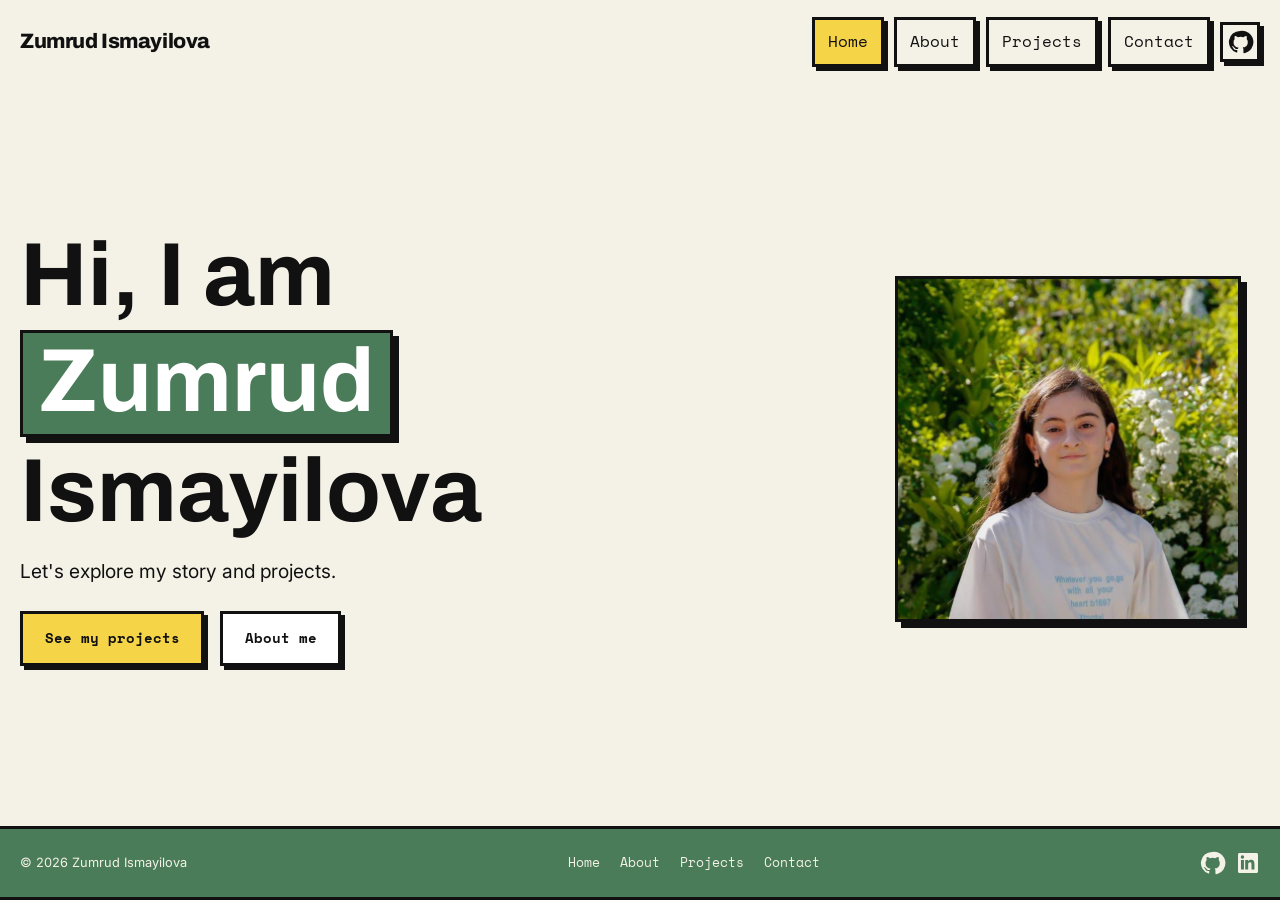
<file: index.html>
<!DOCTYPE html>
<!-- Home page: introduction, portrait, and navigation to portfolio sections. -->
<html lang="en" id="top">
  <head>
    <meta charset="UTF-8">
    <meta name="viewport" content="width=device-width, initial-scale=1">
    <meta name="description" content="Zumrud's personal portfolio.">
    <title>Zumrud Ismayilova | Portfolio</title>
    <link rel="stylesheet" href="css/base.css">
    <link rel="stylesheet" href="css/layout.css">
    <link rel="stylesheet" href="css/components.css">
    <script src="js/main.js" defer></script>
  </head>
  <body>
    <header class="site-header">
      <nav class="site-nav" aria-label="Main navigation">
        <a class="site-name" href="index.html">Zumrud Ismayilova</a>
        <button
          class="menu-toggle"
          type="button"
          aria-expanded="false"
          aria-controls="primary-navigation"
          aria-label="Open navigation menu"
        >
          <span></span>
          <span></span>
          <span></span>
        </button>
        <div class="nav-menu" id="primary-navigation">
          <ul class="nav-links">
            <li><a href="index.html" aria-current="page">Home</a></li>
            <li><a href="about.html">About</a></li>
            <li><a href="projects.html">Projects</a></li>
            <li><a href="contact.html">Contact</a></li>
          </ul>
          <a class="nav-repository" href="https://github.com/Zumrud278/Zumrud278.github.io" target="_blank" rel="noopener noreferrer" aria-label="Open the GitHub repository in a new tab">
            <svg aria-hidden="true" viewBox="0 0 24 24" focusable="false">
              <path fill="currentColor" d="M12 .9a11.1 11.1 0 0 0-3.51 21.63c.56.1.76-.24.76-.54v-2.08c-3.1.67-3.76-1.32-3.76-1.32-.5-1.29-1.24-1.63-1.24-1.63-1.01-.69.08-.68.08-.68 1.12.08 1.72 1.15 1.72 1.15 1 .1.76 2.19 3.91 1.56.1-.72.39-1.22.7-1.5-2.48-.28-5.09-1.24-5.09-5.52 0-1.22.44-2.22 1.15-3-.12-.28-.5-1.42.11-2.96 0 0 .94-.3 3.06 1.15a10.64 10.64 0 0 1 5.57 0c2.12-1.44 3.05-1.15 3.05-1.15.61 1.54.23 2.68.12 2.96.72.78 1.15 1.78 1.15 3 0 4.29-2.61 5.23-5.1 5.51.4.34.76 1.02.76 2.06v3.05c0 .3.2.65.77.54A11.1 11.1 0 0 0 12 .9Z"/>
            </svg>
          </a>
        </div>
      </nav>
    </header>
    <main id="home">
      <section class="intro" aria-labelledby="intro-title">
        <h1 class="welcome-title" id="intro-title">
          <span>Hi, I am</span>
          <span class="welcome-name">Zumrud</span>
          <span>Ismayilova</span>
        </h1>
        <p>Let's explore my story and projects.</p>
        <div class="actions">
          <a class="button home-projects-button" href="projects.html">See my projects</a>
          <a class="button home-about-button" href="about.html">About me</a>
        </div>
      </section>
      <img class="profile-photo" src="assets/images/profile.jpg" alt="Portrait of Zumrud">
    </main>
    <footer class="site-footer">
      <div class="footer-inner">
        <p class="footer-copyright">© 2026 Zumrud Ismayilova</p>
        <nav aria-label="Footer navigation">
          <ul class="footer-nav">
            <li><a href="index.html">Home</a></li>
            <li><a href="about.html">About</a></li>
            <li><a href="projects.html">Projects</a></li>
            <li><a href="contact.html">Contact</a></li>
          </ul>
        </nav>
        <div class="footer-social">
          <a class="footer-icon-link" href="https://github.com/Zumrud278" target="_blank" rel="noopener noreferrer" aria-label="Open Zumrud's GitHub profile in a new tab">
            <svg aria-hidden="true" viewBox="0 0 24 24" focusable="false">
              <path fill="currentColor" d="M12 .9a11.1 11.1 0 0 0-3.51 21.63c.56.1.76-.24.76-.54v-2.08c-3.1.67-3.76-1.32-3.76-1.32-.5-1.29-1.24-1.63-1.24-1.63-1.01-.69.08-.68.08-.68 1.12.08 1.72 1.15 1.72 1.15 1 .1.76 2.19 3.91 1.56.1-.72.39-1.22.7-1.5-2.48-.28-5.09-1.24-5.09-5.52 0-1.22.44-2.22 1.15-3-.12-.28-.5-1.42.11-2.96 0 0 .94-.3 3.06 1.15a10.64 10.64 0 0 1 5.57 0c2.12-1.44 3.05-1.15 3.05-1.15.61 1.54.23 2.68.12 2.96.72.78 1.15 1.78 1.15 3 0 4.29-2.61 5.23-5.1 5.51.4.34.76 1.02.76 2.06v3.05c0 .3.2.65.77.54A11.1 11.1 0 0 0 12 .9Z"/>
            </svg>
          </a>
          <a class="footer-icon-link" href="https://www.linkedin.com/in/zumrud-ismayilova-427bb9382/" target="_blank" rel="noopener noreferrer" aria-label="Open Zumrud's LinkedIn profile in a new tab">
            <svg aria-hidden="true" viewBox="0 0 24 24" focusable="false">
              <path fill="currentColor" d="M20.45 2H3.55C2.69 2 2 2.68 2 3.52v16.96c0 .84.69 1.52 1.55 1.52h16.9c.86 0 1.55-.68 1.55-1.52V3.52c0-.84-.69-1.52-1.55-1.52ZM7.93 18.45H4.96V9h2.97v9.45ZM6.45 7.71a1.72 1.72 0 1 1 0-3.44 1.72 1.72 0 0 1 0 3.44Zm12 10.74h-2.96v-4.6c0-1.1-.02-2.52-1.54-2.52-1.55 0-1.79 1.2-1.79 2.44v4.68H9.2V9h2.84v1.29h.04c.4-.74 1.36-1.53 2.8-1.53 3 0 3.56 1.97 3.56 4.54v5.15Z"/>
            </svg>
          </a>
        </div>
      </div>
    </footer>
  </body>
</html>
</file>
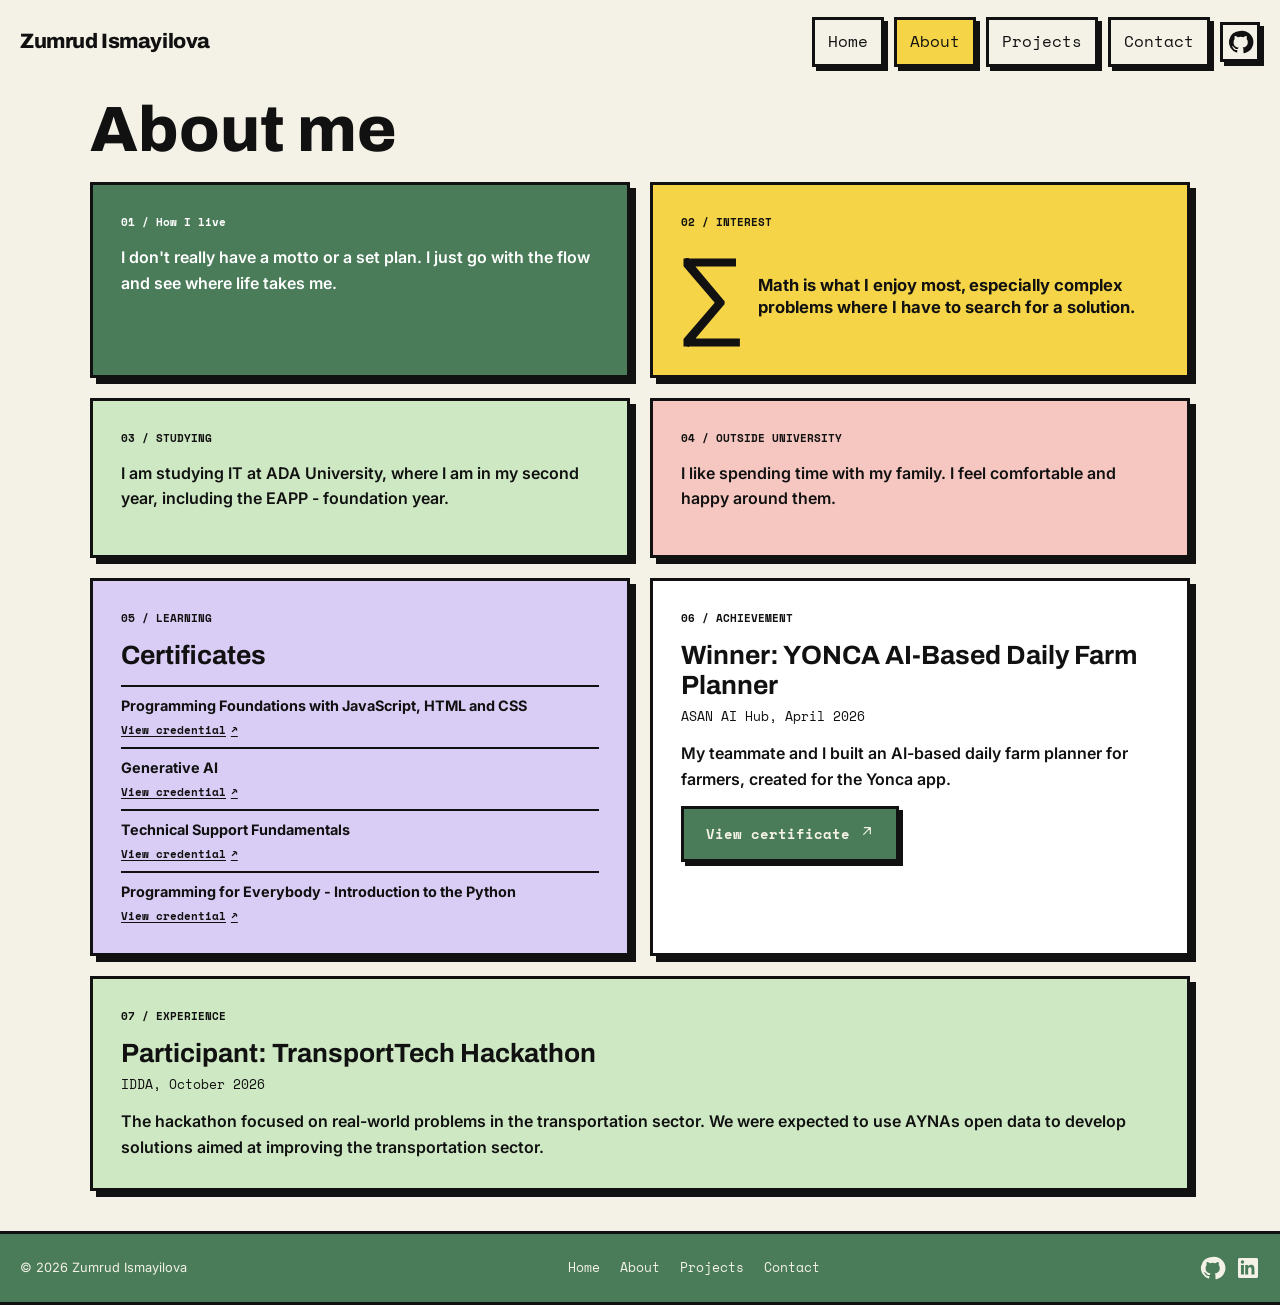
<file: about.html>
<!DOCTYPE html>
<!-- About page: personal details, certificates, and experience. -->
<html lang="en" id="top">
  <head>
    <meta charset="UTF-8">
    <meta name="viewport" content="width=device-width, initial-scale=1">
    <meta name="description" content="About Zumrud.">
    <title>About | Zumrud Ismayilova</title>
    <link rel="stylesheet" href="css/base.css">
    <link rel="stylesheet" href="css/layout.css">
    <link rel="stylesheet" href="css/components.css">
    <script src="js/main.js" defer></script>
  </head>
  <body>
    <header class="site-header">
      <nav class="site-nav" aria-label="Main navigation">
        <a class="site-name" href="index.html">Zumrud Ismayilova</a>
        <button
          class="menu-toggle"
          type="button"
          aria-expanded="false"
          aria-controls="primary-navigation"
          aria-label="Open navigation menu"
        >
          <span></span>
          <span></span>
          <span></span>
        </button>
        <div class="nav-menu" id="primary-navigation">
          <ul class="nav-links">
            <li><a href="index.html">Home</a></li>
            <li><a href="about.html" aria-current="page">About</a></li>
            <li><a href="projects.html">Projects</a></li>
            <li><a href="contact.html">Contact</a></li>
          </ul>
          <a class="nav-repository" href="https://github.com/Zumrud278/Zumrud278.github.io" target="_blank" rel="noopener noreferrer" aria-label="Open the GitHub repository in a new tab">
            <svg aria-hidden="true" viewBox="0 0 24 24" focusable="false">
              <path fill="currentColor" d="M12 .9a11.1 11.1 0 0 0-3.51 21.63c.56.1.76-.24.76-.54v-2.08c-3.1.67-3.76-1.32-3.76-1.32-.5-1.29-1.24-1.63-1.24-1.63-1.01-.69.08-.68.08-.68 1.12.08 1.72 1.15 1.72 1.15 1 .1.76 2.19 3.91 1.56.1-.72.39-1.22.7-1.5-2.48-.28-5.09-1.24-5.09-5.52 0-1.22.44-2.22 1.15-3-.12-.28-.5-1.42.11-2.96 0 0 .94-.3 3.06 1.15a10.64 10.64 0 0 1 5.57 0c2.12-1.44 3.05-1.15 3.05-1.15.61 1.54.23 2.68.12 2.96.72.78 1.15 1.78 1.15 3 0 4.29-2.61 5.23-5.1 5.51.4.34.76 1.02.76 2.06v3.05c0 .3.2.65.77.54A11.1 11.1 0 0 0 12 .9Z"/>
            </svg>
          </a>
        </div>
      </nav>
    </header>
    <main class="about-page">
      <section class="about-content" aria-label="About information">
          <h1 class="about-title">About me</h1>
        <div class="about-grid">
          <article class="about-tile about-tile-green">
            <span class="about-tile-label">01 / How I live</span>
            <p>I don't really have a motto or a set plan. I just go with the flow and see where life takes me.</p>
          </article>
          <article class="about-tile about-tile-yellow">
            <span class="about-tile-label">02 / INTEREST</span>
            <div class="about-tile-row">
              <span class="about-tile-symbol" aria-hidden="true">&sum;</span>
              <p>Math is what I enjoy most, especially complex problems where I have to search for a solution.</p>
            </div>
          </article>
          <article class="about-tile about-tile-mint">
            <span class="about-tile-label">03 / STUDYING</span>
            <p>I am studying IT at ADA University, where I am in my second year, including the EAPP - foundation year.</p>
          </article>
          <article class="about-tile about-tile-pink">
            <span class="about-tile-label">04 / OUTSIDE UNIVERSITY</span>
            <p>I like spending time with my family. I feel comfortable and happy around them.</p>
          </article>
          <article class="about-tile about-tile-lilac">
            <span class="about-tile-label">05 / LEARNING</span>
            <h2>Certificates</h2>
            <ul class="certificate-list">
              <li>
                <span>Programming Foundations with JavaScript, HTML and CSS</span>
                <a class="credential-link" href="https://www.coursera.org/account/accomplishments/verify/DKTPS9SADFR4" target="_blank" rel="noopener noreferrer">View credential <span aria-hidden="true">↗</span></a>
              </li>
              <li>
                <span>Generative AI</span>
                <a class="credential-link" href="https://www.coursera.org/account/accomplishments/verify/87MNOC3HS85E" target="_blank" rel="noopener noreferrer">View credential <span aria-hidden="true">↗</span></a>
              </li>
              <li>
                <span>Technical Support Fundamentals</span>
                <a class="credential-link" href="https://www.coursera.org/account/accomplishments/verify/9DKBBQCYVCM4" target="_blank" rel="noopener noreferrer">View credential <span aria-hidden="true">↗</span></a>
              </li>
              <li>
                <span>Programming for Everybody - Introduction to the Python</span>
                <a class="credential-link" href="https://www.coursera.org/account/accomplishments/verify/XB1FUTZNNF66" target="_blank" rel="noopener noreferrer">View credential <span aria-hidden="true">↗</span></a>
              </li>
            </ul>
          </article>
          <article class="about-tile about-tile-white">
            <span class="about-tile-label">06 / ACHIEVEMENT</span>
            <h2>Winner: YONCA AI-Based Daily Farm Planner</h2>
            <p class="about-tile-meta">ASAN AI Hub, April 2026</p>
            <p>My teammate and I built an AI-based daily farm planner for farmers,
created for the Yonca app.</p>
            <a
              class="button certificate-button"
              href="assets/images/yonca%20win.jpg"
              target="_blank"
              rel="noopener noreferrer"
            >
              View certificate
              <svg aria-hidden="true" viewBox="0 0 24 24" fill="none" stroke="currentColor" stroke-width="1.75" stroke-linecap="round" stroke-linejoin="round">
                <path d="M7 17 17 7M8 7h9v9"/>
              </svg>
            </a>
          </article>
          <article class="about-tile about-tile-transport">
            <span class="about-tile-label">07 / EXPERIENCE</span>
            <h2>Participant: TransportTech Hackathon</h2>
            <p class="about-tile-meta">IDDA, October 2026</p>
            <p>The hackathon focused on real-world problems in the transportation sector. We were expected to use AYNAs open data to develop solutions aimed at improving the transportation sector.</p>
          </article>
        </div>
      </section>
    </main>
    <footer class="site-footer">
      <div class="footer-inner">
        <p class="footer-copyright">© 2026 Zumrud Ismayilova</p>
                <nav aria-label="Footer navigation">
          <ul class="footer-nav">
            <li><a href="index.html">Home</a></li>
            <li><a href="about.html">About</a></li>
            <li><a href="projects.html">Projects</a></li>
            <li><a href="contact.html">Contact</a></li>
          </ul>
        </nav>
        <div class="footer-social">
          <a class="footer-icon-link" href="https://github.com/Zumrud278" target="_blank" rel="noopener noreferrer" aria-label="Open Zumrud's GitHub profile in a new tab">
            <svg aria-hidden="true" viewBox="0 0 24 24" focusable="false">
              <path fill="currentColor" d="M12 .9a11.1 11.1 0 0 0-3.51 21.63c.56.1.76-.24.76-.54v-2.08c-3.1.67-3.76-1.32-3.76-1.32-.5-1.29-1.24-1.63-1.24-1.63-1.01-.69.08-.68.08-.68 1.12.08 1.72 1.15 1.72 1.15 1 .1.76 2.19 3.91 1.56.1-.72.39-1.22.7-1.5-2.48-.28-5.09-1.24-5.09-5.52 0-1.22.44-2.22 1.15-3-.12-.28-.5-1.42.11-2.96 0 0 .94-.3 3.06 1.15a10.64 10.64 0 0 1 5.57 0c2.12-1.44 3.05-1.15 3.05-1.15.61 1.54.23 2.68.12 2.96.72.78 1.15 1.78 1.15 3 0 4.29-2.61 5.23-5.1 5.51.4.34.76 1.02.76 2.06v3.05c0 .3.2.65.77.54A11.1 11.1 0 0 0 12 .9Z"/>
            </svg>
          </a>
          <a class="footer-icon-link" href="https://www.linkedin.com/in/zumrud-ismayilova-427bb9382/" target="_blank" rel="noopener noreferrer" aria-label="Open Zumrud's LinkedIn profile in a new tab">
            <svg aria-hidden="true" viewBox="0 0 24 24" focusable="false">
              <path fill="currentColor" d="M20.45 2H3.55C2.69 2 2 2.68 2 3.52v16.96c0 .84.69 1.52 1.55 1.52h16.9c.86 0 1.55-.68 1.55-1.52V3.52c0-.84-.69-1.52-1.55-1.52ZM7.93 18.45H4.96V9h2.97v9.45ZM6.45 7.71a1.72 1.72 0 1 1 0-3.44 1.72 1.72 0 0 1 0 3.44Zm12 10.74h-2.96v-4.6c0-1.1-.02-2.52-1.54-2.52-1.55 0-1.79 1.2-1.79 2.44v4.68H9.2V9h2.84v1.29h.04c.4-.74 1.36-1.53 2.8-1.53 3 0 3.56 1.97 3.56 4.54v5.15Z"/>
            </svg>
          </a>
        </div>
      </div>
    </footer>
  </body>
</html>
</file>
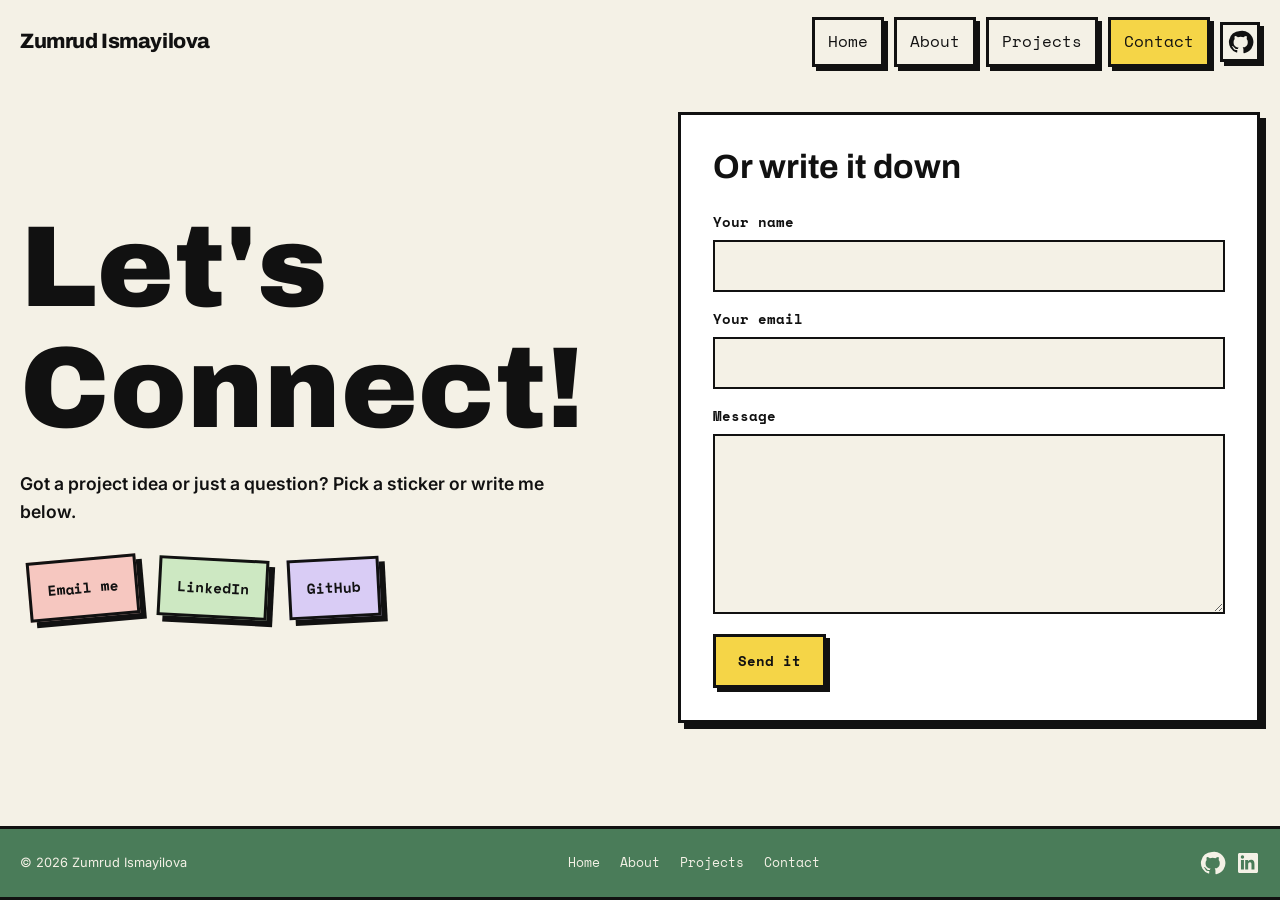
<file: contact.html>
<!DOCTYPE html>
<!-- Contact page: contact options and message form. -->
<html lang="en" id="top">
  <head>
    <meta charset="UTF-8">
    <meta name="viewport" content="width=device-width, initial-scale=1">
    <meta name="description" content="Contact Zumrud.">
    <title>Contact | Zumrud Ismayilova</title>
    <link rel="stylesheet" href="css/base.css">
    <link rel="stylesheet" href="css/layout.css">
    <link rel="stylesheet" href="css/components.css">
    <script src="js/main.js" defer></script>
  </head>
  <body>
    <header class="site-header">
      <nav class="site-nav" aria-label="Main navigation">
        <a class="site-name" href="index.html">Zumrud Ismayilova</a>
        <button
          class="menu-toggle"
          type="button"
          aria-expanded="false"
          aria-controls="primary-navigation"
          aria-label="Open navigation menu"
        >
          <span></span>
          <span></span>
          <span></span>
        </button>
        <div class="nav-menu" id="primary-navigation">
          <ul class="nav-links">
            <li><a href="index.html">Home</a></li>
            <li><a href="about.html">About</a></li>
            <li><a href="projects.html">Projects</a></li>
            <li><a href="contact.html" aria-current="page">Contact</a></li>
          </ul>
          <a class="nav-repository" href="https://github.com/Zumrud278/Zumrud278.github.io" target="_blank" rel="noopener noreferrer" aria-label="Open the GitHub repository in a new tab">
            <svg aria-hidden="true" viewBox="0 0 24 24" focusable="false">
              <path fill="currentColor" d="M12 .9a11.1 11.1 0 0 0-3.51 21.63c.56.1.76-.24.76-.54v-2.08c-3.1.67-3.76-1.32-3.76-1.32-.5-1.29-1.24-1.63-1.24-1.63-1.01-.69.08-.68.08-.68 1.12.08 1.72 1.15 1.72 1.15 1 .1.76 2.19 3.91 1.56.1-.72.39-1.22.7-1.5-2.48-.28-5.09-1.24-5.09-5.52 0-1.22.44-2.22 1.15-3-.12-.28-.5-1.42.11-2.96 0 0 .94-.3 3.06 1.15a10.64 10.64 0 0 1 5.57 0c2.12-1.44 3.05-1.15 3.05-1.15.61 1.54.23 2.68.12 2.96.72.78 1.15 1.78 1.15 3 0 4.29-2.61 5.23-5.1 5.51.4.34.76 1.02.76 2.06v3.05c0 .3.2.65.77.54A11.1 11.1 0 0 0 12 .9Z"/>
            </svg>
          </a>
        </div>
      </nav>
    </header>
    <main class="page-content">
      <div class="contact-layout">
        <section class="contact-intro" aria-labelledby="contact-title">
          <h1 class="contact-title" id="contact-title"><span>Let's</span><span>Connect!</span></h1>
          <p class="contact-prompt"> Got a project idea or just a question? Pick a sticker or write me below.</p>
          <nav class="contact-stickers" aria-label="Contact links">
            <a class="contact-sticker contact-sticker-email" href="mailto:zismayilova167@gmail.com">Email me</a>
            <a class="contact-sticker contact-sticker-linkedin" href="https://www.linkedin.com/in/zumrud-ismayilova-427bb9382/" target="_blank" rel="noopener noreferrer">LinkedIn</a>
            <a class="contact-sticker contact-sticker-github" href="https://github.com/Zumrud278/Zumrud278.github.io" target="_blank" rel="noopener noreferrer">GitHub</a>
          </nav>
        </section>
        <section class="contact-card" aria-labelledby="contact-form-title">
          <h2 class="contact-form-title" id="contact-form-title">Or write it down</h2>
          <form class="contact-form">
            <div class="form-field">
              <label for="contact-name">Your name</label>
              <input id="contact-name" name="name" type="text" autocomplete="name" required>
            </div>
            <div class="form-field">
              <label for="contact-email">Your email</label>
              <input id="contact-email" name="email" type="email" autocomplete="email" required>
            </div>
            <div class="form-field">
              <label for="contact-message">Message</label>
              <textarea id="contact-message" name="message" rows="6" required></textarea>
            </div>
            <button class="button" type="submit">Send it</button>
          </form>
          <small class="contact-form-feedback" aria-live="polite" hidden></small>
        </section>
      </div>
    </main>
    <footer class="site-footer">
      <div class="footer-inner">
        <p class="footer-copyright">© 2026 Zumrud Ismayilova</p>
        <nav aria-label="Footer navigation">
          <ul class="footer-nav">
            <li><a href="index.html">Home</a></li>
            <li><a href="about.html">About</a></li>
            <li><a href="projects.html">Projects</a></li>
            <li><a href="contact.html">Contact</a></li>
          </ul>
        </nav>
        <div class="footer-social">
          <a class="footer-icon-link" href="https://github.com/Zumrud278" target="_blank" rel="noopener noreferrer" aria-label="Open Zumrud's GitHub profile in a new tab">
            <svg aria-hidden="true" viewBox="0 0 24 24" focusable="false">
              <path fill="currentColor" d="M12 .9a11.1 11.1 0 0 0-3.51 21.63c.56.1.76-.24.76-.54v-2.08c-3.1.67-3.76-1.32-3.76-1.32-.5-1.29-1.24-1.63-1.24-1.63-1.01-.69.08-.68.08-.68 1.12.08 1.72 1.15 1.72 1.15 1 .1.76 2.19 3.91 1.56.1-.72.39-1.22.7-1.5-2.48-.28-5.09-1.24-5.09-5.52 0-1.22.44-2.22 1.15-3-.12-.28-.5-1.42.11-2.96 0 0 .94-.3 3.06 1.15a10.64 10.64 0 0 1 5.57 0c2.12-1.44 3.05-1.15 3.05-1.15.61 1.54.23 2.68.12 2.96.72.78 1.15 1.78 1.15 3 0 4.29-2.61 5.23-5.1 5.51.4.34.76 1.02.76 2.06v3.05c0 .3.2.65.77.54A11.1 11.1 0 0 0 12 .9Z"/>
            </svg>
          </a>
          <a class="footer-icon-link" href="https://www.linkedin.com/in/zumrud-ismayilova-427bb9382/" target="_blank" rel="noopener noreferrer" aria-label="Open Zumrud's LinkedIn profile in a new tab">
            <svg aria-hidden="true" viewBox="0 0 24 24" focusable="false">
              <path fill="currentColor" d="M20.45 2H3.55C2.69 2 2 2.68 2 3.52v16.96c0 .84.69 1.52 1.55 1.52h16.9c.86 0 1.55-.68 1.55-1.52V3.52c0-.84-.69-1.52-1.55-1.52ZM7.93 18.45H4.96V9h2.97v9.45ZM6.45 7.71a1.72 1.72 0 1 1 0-3.44 1.72 1.72 0 0 1 0 3.44Zm12 10.74h-2.96v-4.6c0-1.1-.02-2.52-1.54-2.52-1.55 0-1.79 1.2-1.79 2.44v4.68H9.2V9h2.84v1.29h.04c.4-.74 1.36-1.53 2.8-1.53 3 0 3.56 1.97 3.56 4.54v5.15Z"/>
            </svg>
          </a>
        </div>
      </div>
    </footer>
  </body>
</html>
</file>
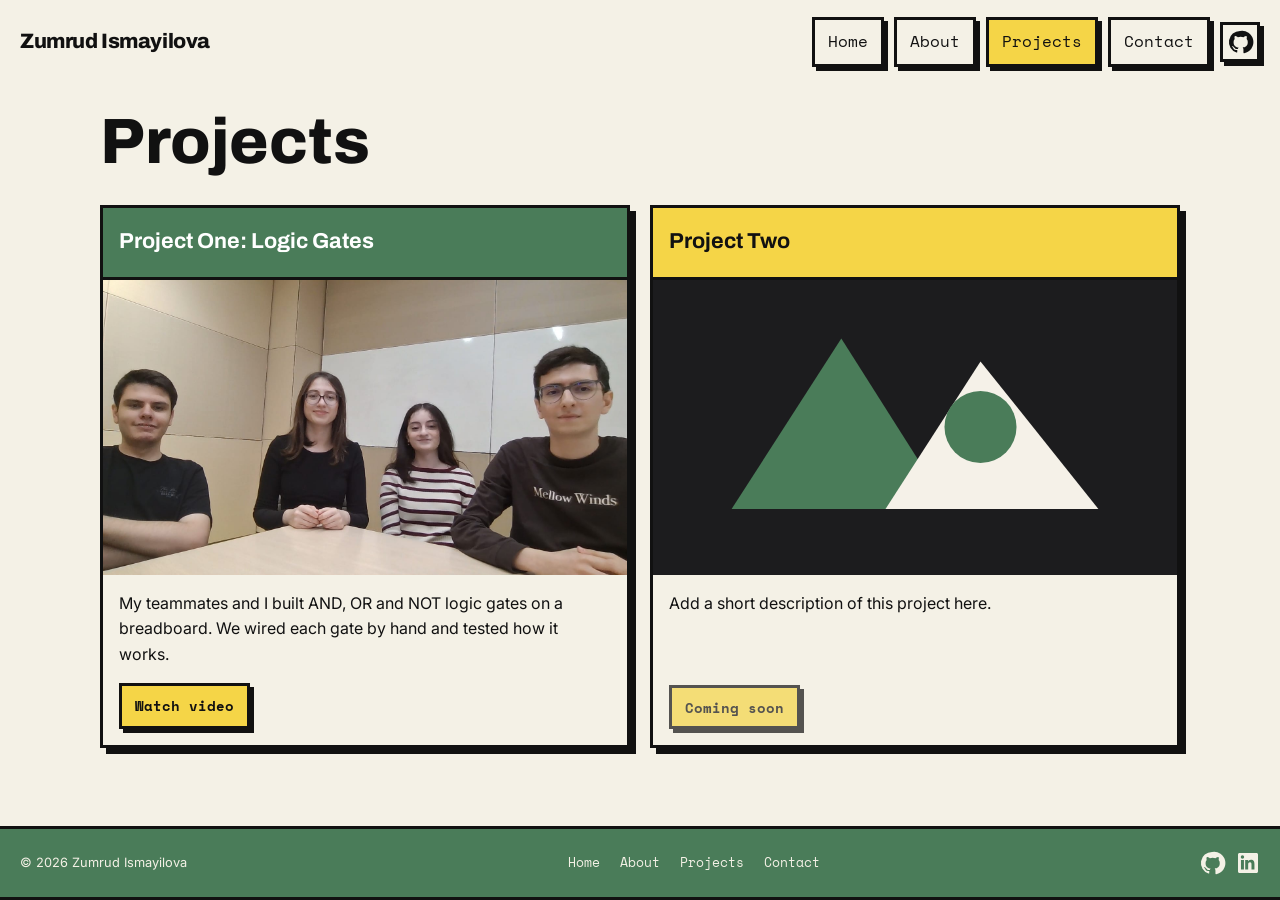
<file: projects.html>
<!DOCTYPE html>
<!-- Projects page: selected work and project details. -->
<html lang="en" id="top">
  <head>
    <meta charset="UTF-8">
    <meta name="viewport" content="width=device-width, initial-scale=1">
    <meta name="description" content="Projects by Zumrud.">
    <title>Projects | Zumrud Ismayilova</title>
    <link rel="stylesheet" href="css/base.css">
    <link rel="stylesheet" href="css/layout.css">
    <link rel="stylesheet" href="css/components.css">
    <script src="js/main.js" defer></script>
  </head>
  <body>
    <header class="site-header">
      <nav class="site-nav" aria-label="Main navigation">
        <a class="site-name" href="index.html">Zumrud Ismayilova</a>
        <button
          class="menu-toggle"
          type="button"
          aria-expanded="false"
          aria-controls="primary-navigation"
          aria-label="Open navigation menu"
        >
          <span></span>
          <span></span>
          <span></span>
        </button>
        <div class="nav-menu" id="primary-navigation">
          <ul class="nav-links">
            <li><a href="index.html">Home</a></li>
            <li><a href="about.html">About</a></li>
            <li><a href="projects.html" aria-current="page">Projects</a></li>
            <li><a href="contact.html">Contact</a></li>
          </ul>
          <a class="nav-repository" href="https://github.com/Zumrud278/Zumrud278.github.io" target="_blank" rel="noopener noreferrer" aria-label="Open the GitHub repository in a new tab">
            <svg aria-hidden="true" viewBox="0 0 24 24" focusable="false">
              <path fill="currentColor" d="M12 .9a11.1 11.1 0 0 0-3.51 21.63c.56.1.76-.24.76-.54v-2.08c-3.1.67-3.76-1.32-3.76-1.32-.5-1.29-1.24-1.63-1.24-1.63-1.01-.69.08-.68.08-.68 1.12.08 1.72 1.15 1.72 1.15 1 .1.76 2.19 3.91 1.56.1-.72.39-1.22.7-1.5-2.48-.28-5.09-1.24-5.09-5.52 0-1.22.44-2.22 1.15-3-.12-.28-.5-1.42.11-2.96 0 0 .94-.3 3.06 1.15a10.64 10.64 0 0 1 5.57 0c2.12-1.44 3.05-1.15 3.05-1.15.61 1.54.23 2.68.12 2.96.72.78 1.15 1.78 1.15 3 0 4.29-2.61 5.23-5.1 5.51.4.34.76 1.02.76 2.06v3.05c0 .3.2.65.77.54A11.1 11.1 0 0 0 12 .9Z"/>
            </svg>
          </a>
        </div>
      </nav>
    </header>
    <main class="page-content projects-page">
      <h1 class="page-title">Projects</h1>
      <section class="project-grid" aria-label="Project portfolio">
        <article class="project-card">
          <header class="project-card-header project-card-header-green">
            <h2>Project One: Logic Gates</h2>
          </header>
          <img src="assets/images/project1.jpeg" alt="Abstract green and ivory project artwork">
          <div class="project-card-content">
            <p>My teammates and I built
AND, OR and NOT logic gates on a breadboard. We wired each gate by hand and tested
how it works.</p>
            <a
              class="button"
              href="https://youtu.be/x8UsmFHUHb0?si=diVqLaLj_35HTnl9"
              target="_blank"
              rel="noopener noreferrer"
            >Watch video</a>
          </div>
        </article>
        <article class="project-card">
          <header class="project-card-header project-card-header-yellow">
            <h2>Project Two</h2>
          </header>
          <img src="assets/images/project-two.svg" alt="Abstract charcoal and green project artwork">
          <div class="project-card-content">
            <p>Add a short description of this project here.</p>
            <button class="button project-placeholder-button" type="button" disabled>Coming soon</button>
          </div>
        </article>
      </section>
    </main>
    <footer class="site-footer">
      <div class="footer-inner">
        <p class="footer-copyright">© 2026 Zumrud Ismayilova</p>
        <nav aria-label="Footer navigation">
          <ul class="footer-nav">
            <li><a href="index.html">Home</a></li>
            <li><a href="about.html">About</a></li>
            <li><a href="projects.html">Projects</a></li>
            <li><a href="contact.html">Contact</a></li>
          </ul>
        </nav>
        <div class="footer-social">
          <a class="footer-icon-link" href="https://github.com/Zumrud278" target="_blank" rel="noopener noreferrer" aria-label="Open Zumrud's GitHub profile in a new tab">
            <svg aria-hidden="true" viewBox="0 0 24 24" focusable="false">
              <path fill="currentColor" d="M12 .9a11.1 11.1 0 0 0-3.51 21.63c.56.1.76-.24.76-.54v-2.08c-3.1.67-3.76-1.32-3.76-1.32-.5-1.29-1.24-1.63-1.24-1.63-1.01-.69.08-.68.08-.68 1.12.08 1.72 1.15 1.72 1.15 1 .1.76 2.19 3.91 1.56.1-.72.39-1.22.7-1.5-2.48-.28-5.09-1.24-5.09-5.52 0-1.22.44-2.22 1.15-3-.12-.28-.5-1.42.11-2.96 0 0 .94-.3 3.06 1.15a10.64 10.64 0 0 1 5.57 0c2.12-1.44 3.05-1.15 3.05-1.15.61 1.54.23 2.68.12 2.96.72.78 1.15 1.78 1.15 3 0 4.29-2.61 5.23-5.1 5.51.4.34.76 1.02.76 2.06v3.05c0 .3.2.65.77.54A11.1 11.1 0 0 0 12 .9Z"/>
            </svg>
          </a>
          <a class="footer-icon-link" href="https://www.linkedin.com/in/zumrud-ismayilova-427bb9382/" target="_blank" rel="noopener noreferrer" aria-label="Open Zumrud's LinkedIn profile in a new tab">
            <svg aria-hidden="true" viewBox="0 0 24 24" focusable="false">
              <path fill="currentColor" d="M20.45 2H3.55C2.69 2 2 2.68 2 3.52v16.96c0 .84.69 1.52 1.55 1.52h16.9c.86 0 1.55-.68 1.55-1.52V3.52c0-.84-.69-1.52-1.55-1.52ZM7.93 18.45H4.96V9h2.97v9.45ZM6.45 7.71a1.72 1.72 0 1 1 0-3.44 1.72 1.72 0 0 1 0 3.44Zm12 10.74h-2.96v-4.6c0-1.1-.02-2.52-1.54-2.52-1.55 0-1.79 1.2-1.79 2.44v4.68H9.2V9h2.84v1.29h.04c.4-.74 1.36-1.53 2.8-1.53 3 0 3.56 1.97 3.56 4.54v5.15Z"/>
            </svg>
          </a>
        </div>
      </div>
    </footer>
  </body>
</html>
</file>
<file: css/base.css>
/* Shared colors, typography, and reset styles. */
/* Fonts */
@import url('https://fonts.googleapis.com/css2?family=Archivo:wght@400;500;600;700;800&family=Inter:wght@400;500;600;700&family=Space+Mono:wght@400;700&display=swap');

/* Theme */
:root {
  --background: #F4F1E6;
  --black: #111;
  --green: #4A7C59;
  --yellow: #F5D547;
  --mint: #CDE8C2;
  --lilac: #D9CCF5;
  --pink: #F6C7C0;
  --green-accessible: var(--green);
  --ivory: var(--background);
  --charcoal: var(--black);
  --font-heading: 'Archivo', sans-serif;
  --font-small: 'Space Mono', monospace;
  --border-strong: 3px solid var(--black);
  --hard-shadow: 6px 6px 0 var(--black);
}

/* Reset */
*,
*::before,
*::after {
  box-sizing: border-box;
}

body,
h1,
h2,
h3,
h4,
h5,
h6,
p {
  margin: 0;
}

/* Typography */
body {
  background-color: var(--background);
  color: var(--black);
  font-family: 'Inter', sans-serif;
  font-size: 1rem;
  line-height: 1.6;
}

h1,
h2,
h3,
h4,
h5,
h6 {
  font-family: var(--font-heading);
  font-weight: 700;
  line-height: 1.2;
}

small {
  font-family: var(--font-small);
  font-size: 0.8em;
}
</file>
<file: css/layout.css>
/* Shared page layout, navigation, and footer styles. */
body {
  display: flex;
  min-height: 100vh;
  flex-direction: column;
}

.site-header {
  position: relative;
  z-index: 2;
  padding: 0.75rem 1.25rem 0;
}

main {
  flex: 1;
  min-height: 0;
}

.page-content {
  width: min(1280px, calc(100% - 2.5rem));
  margin-inline: auto;
  padding-block: 2.5rem;
}

.projects-page {
  width: min(1080px, calc(100% - 2.5rem));
  padding-block: 2rem;
}

/* About page layout */
.about-page {
  width: 100%;
  padding-bottom: 2.5rem;
}

.about-content {
  width: min(1100px, calc(100% - 2.5rem));
  margin: 1.25rem auto 0;
}

/* Home page layout */
#home {
  display: grid;
  grid-template-columns: minmax(0, 1fr) minmax(220px, 30vw);
  align-items: center;
  gap: clamp(2rem, 7vw, 6.5rem);
  width: min(1280px, calc(100% - 2.5rem));
  margin-inline: auto;
  padding-block: clamp(2.5rem, 5vw, 4.5rem);
}

.intro {
  max-width: 720px;
}

.profile-photo {
  display: block;
  width: 90%;
  margin-inline: auto;
  aspect-ratio: 1;
  border: var(--border-strong);
  box-shadow: var(--hard-shadow);
  object-fit: cover;
}

/* Navigation */
.site-nav {
  display: flex;
  align-items: center;
  justify-content: space-between;
  gap: 1.5rem;
  width: min(1280px, 100%);
  max-width: 100%;
  min-height: 3.75rem;
  margin-inline: auto;
}

.site-name,
.nav-links a {
  color: var(--charcoal);
  text-decoration: none;
}

.site-name {
  flex: 0 0 auto;
  font-family: var(--font-heading);
  font-size: clamp(1.3rem, 1.6vw, 1.5rem);
  font-weight: 800;
  letter-spacing: -0.02em;
  white-space: nowrap;
}

.nav-menu {
  display: flex;
  align-items: center;
  gap: 0.65rem;
}

.nav-links {
  display: flex;
  align-items: center;
  gap: 0.65rem;
  margin: 0;
  padding: 0;
  list-style: none;
}

.nav-links a {
  display: block;
  padding: 0.55rem 0.8rem;
  border: var(--border-strong);
  background-color: var(--background);
  box-shadow: 4px 4px 0 var(--black);
  color: var(--charcoal);
  font-family: var(--font-small);
  font-weight: 500;
  white-space: nowrap;
  transition: transform 120ms ease, box-shadow 120ms ease, background-color 120ms ease;
}

.nav-links a:hover:not([aria-current="page"]),
.nav-links a:focus-visible:not([aria-current="page"]) {
  background-color: var(--mint);
  color: var(--black);
}

.nav-links a[aria-current="page"] {
  background-color: var(--yellow);
  color: var(--black);
}

.nav-links a:hover,
.nav-links a:focus-visible,
.nav-repository:hover,
.nav-repository:focus-visible,
.menu-toggle:hover,
.menu-toggle:focus-visible {
  transform: translate(2px, 2px);
  box-shadow: 2px 2px 0 var(--black);
}

.nav-links a:focus-visible,
.nav-repository:focus-visible,
.site-name:focus-visible {
  outline: 3px solid var(--green);
  outline-offset: 3px;
}

.nav-repository {
  display: inline-flex;
  width: 2.5rem;
  height: 2.5rem;
  flex: 0 0 2.5rem;
  align-items: center;
  justify-content: center;
  border: var(--border-strong);
  background-color: var(--background);
  box-shadow: 4px 4px 0 var(--black);
  color: var(--charcoal);
  transition: transform 120ms ease, box-shadow 120ms ease, background-color 120ms ease;
}

.nav-repository:hover {
  background-color: var(--mint);
  color: var(--black);
}

.nav-repository svg {
  display: block;
  width: 1.5rem;
  height: 1.5rem;
  overflow: visible;
}

.menu-toggle {
  display: none;
  width: 2.75rem;
  height: 2.75rem;
  align-items: center;
  justify-content: center;
  flex-direction: column;
  gap: 5px;
  padding: 0.5rem;
  border: var(--border-strong);
  background: var(--yellow);
  box-shadow: 3px 3px 0 var(--black);
  cursor: pointer;
  transition: transform 120ms ease, box-shadow 120ms ease;
}

.menu-toggle span {
  width: 1.25rem;
  height: 2px;
  background-color: var(--black);
}

/* Footer */
.site-footer {
  width: 100%;
  padding-block: 0.75rem;
  background-color: var(--green);
  color: var(--ivory);
  font-size: 0.875rem;
  border-block: var(--border-strong);
}

.footer-inner {
  display: flex;
  width: min(1280px, calc(100% - 2.5rem));
  min-height: 2.75rem;
  align-items: center;
  justify-content: space-between;
  gap: 1.5rem;
  margin-inline: auto;
}

.footer-name {
  flex: 0 0 auto;
  color: var(--ivory);
  font-family: var(--font-heading);
  font-size: 1.05rem;
  font-weight: 600;
  text-decoration: none;
  white-space: nowrap;
}

.footer-copyright {
  flex: 0 0 auto;
  color: var(--ivory);
  font-size: 0.8rem;
  white-space: nowrap;
}

.footer-nav {
  display: flex;
  flex-wrap: wrap;
  justify-content: center;
  gap: 0.25rem 1.25rem;
  margin: 0;
  padding: 0;
  list-style: none;
  font-family: var(--font-small);
  font-size: 0.8rem;
}

.footer-nav a {
  color: var(--ivory);
  text-decoration: none;
}

.footer-nav a:hover,
.footer-nav a:focus-visible,
.footer-name:hover,
.footer-name:focus-visible,
.footer-icon-link:hover,
.footer-icon-link:focus-visible {
  color: #d7e4d7;
  text-decoration: underline;
  text-underline-offset: 0.2em;
}

.footer-social {
  display: flex;
  flex: 0 0 auto;
  align-items: center;
  gap: 0.75rem;
}

.footer-icon-link {
  display: inline-flex;
  color: var(--ivory);
}

.footer-icon-link svg {
  display: block;
  width: 1.5rem;
  height: 1.5rem;
  overflow: visible;
}

@media (max-width: 650px) {
  .site-header {
    padding: 0.75rem 1rem 0;
  }

  .page-content,
  .projects-page {
    width: calc(100% - 2rem);
    padding-block: 2rem;
  }

  .about-content {
    width: calc(100% - 2rem);
    margin-top: 1rem;
  }

  .about-page {
    padding-bottom: 2rem;
  }

  .site-footer {
    text-align: center;
  }

  .footer-inner {
    width: calc(100% - 2rem);
    flex-direction: column;
    gap: 0.75rem;
  }

  .footer-nav {
    gap: 0.25rem 1rem;
  }

  #home {
    grid-template-columns: 1fr;
    gap: 1.75rem;
    align-content: center;
    padding-block: 2rem;
  }

  .site-name {
    font-size: 1.2rem;
  }

  .profile-photo {
    grid-column: 1;
    grid-row: 1;
    width: min(58vw, 250px);
    justify-self: center;
  }

  #home .intro {
    grid-column: 1;
    grid-row: 2;
  }

  .site-nav {
    justify-content: space-between;
    flex-wrap: wrap;
    width: 100%;
    gap: 0;
  }

  .js-enabled .menu-toggle {
    display: flex;
  }

  .js-enabled .nav-menu {
    display: none;
    flex-basis: 100%;
    align-items: flex-start;
    flex-direction: column;
    gap: 0.65rem;
    margin-top: 0.65rem;
  }

  .js-enabled .site-nav.is-open .nav-menu {
    display: flex;
  }

  .nav-links {
    width: 100%;
    align-items: stretch;
    flex-direction: column;
    gap: 0.65rem;
  }

  .nav-links a {
    display: block;
    padding: 0.65rem 0.85rem;
  }

  .nav-repository {
    align-self: flex-start;
  }
}

@media (prefers-reduced-motion: reduce) {
  .nav-links a,
  .nav-repository,
  .menu-toggle {
    transition: none;
  }
}
</file>
<file: css/components.css>
/* About 

age */
.about-title {
  margin-bottom: 0.85rem;
  color: var(--black);
  font-size: clamp(2.5rem, 5vw, 4.25rem);
  font-weight: 800;
}

.about-grid {
  display: grid;
  grid-template-columns: repeat(2, minmax(0, 1fr));
  gap: 1.25rem;
}

.about-tile {
  display: grid;
  align-content: start;
  gap: 0.85rem;
  min-width: 0;
  padding: clamp(1.15rem, 2.5vw, 1.75rem);
  border: var(--border-strong);
  box-shadow: var(--hard-shadow);
  color: var(--black);
}

.about-tile-label {
  font-family: var(--font-small);
  font-size: 0.7rem;
  font-weight: 700;
}

.about-tile h2 {
  font-size: clamp(1.2rem, 2.4vw, 1.65rem);
  line-height: 1.15;
}

.about-tile p {
  font-size: 0.95rem;
  font-weight: 700;
}

.about-tile > p:not(.about-tile-meta) {
  font-size: 1rem;
  font-weight: 600;
}

.about-tile-green {
  min-height: 10rem;
  background-color: var(--green);
  color: #fff;
}

.about-tile-yellow {
  min-height: 10rem;
  justify-items: start;
  background-color: var(--yellow);
}

.about-tile-row {
  display: flex;
  align-items: center;
  gap: 1rem;
}

.about-tile-symbol {
  flex: 0 0 auto;
  font-size: clamp(4.5rem, 8vw, 6.5rem);
  line-height: 1;
}

.about-tile-row p {
  font-size: clamp(0.9rem, 1.3vw, 1.05rem);
  font-weight: 700;
  line-height: 1.35;
}

.about-tile-mint {
  min-height: 10rem;
  background-color: var(--mint);
}

.about-tile-pink {
  min-height: 10rem;
  background-color: var(--pink);
}

.about-tile-lilac {
  background-color: var(--lilac);
}

.about-tile-white {
  background-color: #fff;
}

.about-tile-transport {
  grid-column: 1 / -1;
  background-color: var(--mint);
}

.about-tile-meta {
  margin-top: -0.5rem;
  font-family: var(--font-small);
  font-size: 0.8rem !important;
  font-weight: 400 !important;
}

.certificate-list {
  display: grid;
  gap: 0.5rem;
  margin: 0;
  padding: 0;
  list-style: none;
}

.certificate-list li {
  display: grid;
  gap: 0.25rem;
  padding-top: 0.45rem;
  border-top: 2px solid var(--black);
  font-size: 0.9rem;
  font-weight: 700;
}

.credential-link {
  display: inline-flex;
  width: fit-content;
  align-items: center;
  gap: 0.3rem;
  color: var(--black);
  font-family: var(--font-small);
  font-size: 0.7rem;
  font-weight: 700;
  text-decoration: underline;
  text-underline-offset: 0.2em;
}

.credential-link:hover,
.credential-link:focus-visible {
  color: var(--green);
}

.certificate-button {
  display: inline-flex;
  width: fit-content;
  align-items: center;
  gap: 0.35rem;
}

.certificate-button svg {
  width: 1rem;
  height: 1rem;
}

/* Card interactions */
.project-card,
.about-tile {
  transition: transform 180ms ease, box-shadow 180ms ease;
}

.project-card:hover,
.about-tile:hover {
  transform: translateY(-4px);
  box-shadow: 8px 8px 0 var(--black);
}

/* Project cards */
.page-title {
  margin-bottom: 1.5rem;
  font-size: clamp(2.5rem, 6vw, 4rem);
  font-weight: 800;
}

.project-grid {
  display: grid;
  grid-template-columns: repeat(2, minmax(0, 1fr));
  align-items: stretch;
  gap: 1.25rem;
}

.project-card {
  display: flex;
  min-width: 0;
  flex-direction: column;
  overflow: hidden;
  border: var(--border-strong);
  background-color: var(--background);
  box-shadow: var(--hard-shadow);
}

.project-card-header {
  display: flex;
  min-height: 4.5rem;
  align-items: center;
  gap: 0.75rem;
  padding: 0.75rem 1rem;
  border-bottom: var(--border-strong);
}

.project-card-header-green {
  background-color: var(--green);
  color: #fff;
}

.project-card-header-yellow {
  background-color: var(--yellow);
}

.project-card-header h2 {
  margin: 0;
  font-size: clamp(1rem, 1.8vw, 1.35rem);
}

.project-card img {
  display: block;
  width: 100%;
  aspect-ratio: 16 / 9;
  object-fit: cover;
  object-position: center;
}

.project-card-content {
  display: flex;
  flex: 1;
  flex-direction: column;
  align-items: flex-start;
  gap: 1rem;
  padding: 1rem;
}

.project-card p {
  color: var(--black);
}

.project-card-content .button {
  margin-top: auto;
  padding: 0.55rem 0.8rem;
  background-color: var(--yellow);
  color: var(--black);
}

.project-placeholder-button:disabled {
  cursor: not-allowed;
  opacity: 0.7;
}

/* Home page controls */
.welcome-title {
  display: grid;
  justify-items: start;
  margin-bottom: 1.25rem;
  color: var(--black);
  font-size: clamp(3.5rem, 7vw, 6.5rem);
  line-height: 0.98;
}

.welcome-name {
  display: inline-block;
  margin-block: 0.12em;
  padding: 0.05em 0.18em 0.1em;
  border: var(--border-strong);
  background-color: var(--green);
  color: #fff;
  box-shadow: var(--hard-shadow);
}

.intro p {
  max-width: 55ch;
  font-size: 1.2rem;
}

.actions {
  display: flex;
  flex-wrap: wrap;
  gap: 1rem;
  margin-top: 1.5rem;
}

.button {
  display: inline-block;
  padding: 0.85rem 1.35rem;
  border: var(--border-strong);
  background-color: var(--green);
  box-shadow: 4px 4px 0 var(--black);
  color: var(--background);
  font-family: var(--font-small);
  font-size: 0.875rem;
  font-weight: 600;
  text-decoration: none;
  transition: transform 160ms ease, box-shadow 160ms ease, background-color 160ms ease;
}

.button:hover,
.button:focus-visible {
  transform: translate(2px, 2px);
  background-color: var(--yellow);
  box-shadow: 2px 2px 0 var(--black);
  color: var(--black);
}

.button-secondary {
  background-color: var(--yellow);
  color: var(--black);
}

.button-secondary:hover,
.button-secondary:focus-visible {
  background-color: var(--mint);
  color: var(--black);
}

.home-projects-button {
  background-color: var(--yellow);
  color: var(--black);
}

.home-projects-button:hover,
.home-projects-button:focus-visible {
  background-color: var(--mint);
  color: var(--black);
}

.home-about-button {
  background-color: #fff;
  color: var(--black);
}

.home-about-button:hover,
.home-about-button:focus-visible {
  background-color: var(--mint);
  color: var(--black);
}

/* Social links */
.social-links {
  display: flex;
  align-items: center;
  gap: 1.25rem;
}

.social-link {
  display: inline-flex;
  color: var(--charcoal);
}

.social-link:hover,
.social-link:focus-visible {
  color: var(--green);
}

.social-link svg {
  width: 2rem;
  height: 2rem;
}

/* Contact page */
.contact-layout {
  display: grid;
  grid-template-columns: repeat(2, minmax(0, 1fr));
  align-items: center;
  gap: clamp(2rem, 6vw, 5rem);
}

.contact-intro {
  min-width: 0;
}

.contact-title {
  display: grid;
  margin-bottom: 1.25rem;
  font-size: clamp(4rem, 9vw, 7.5rem);
  font-weight: 900;
  line-height: 1.05;
}

.contact-prompt {
  margin-bottom: 1.5rem;
  font-size: 1.1rem;
  font-weight: 600;
}

.contact-stickers {
  display: flex;
  flex-wrap: wrap;
  align-items: center;
  gap: 1.25rem;
  padding: 0.5rem;
}

.contact-sticker {
  display: inline-flex;
  min-height: 3.75rem;
  align-items: center;
  justify-content: center;
  padding: 0.75rem 1rem;
  border: var(--border-strong);
  box-shadow: var(--hard-shadow);
  color: var(--black);
  font-family: var(--font-small);
  font-size: 0.9rem;
  font-weight: 700;
  text-decoration: none;
  transition: transform 120ms ease, box-shadow 120ms ease;
}

.contact-sticker-email {
  transform: rotate(-5deg);
  background-color: var(--pink);
}

.contact-sticker-linkedin {
  transform: rotate(3deg);
  background-color: var(--mint);
}

.contact-sticker-github {
  transform: rotate(-3deg);
  background-color: var(--lilac);
}

.contact-sticker:hover,
.contact-sticker:focus-visible {
  transform: translate(2px, 2px) rotate(0);
  box-shadow: 3px 3px 0 var(--black);
}

.contact-sticker:focus-visible {
  outline: 3px solid var(--green);
  outline-offset: 4px;
}

.contact-card {
  min-width: 0;
  padding: clamp(1.25rem, 4vw, 2rem);
  border: var(--border-strong);
  background-color: #fff;
  box-shadow: var(--hard-shadow);
}

.contact-form-title {
  margin-bottom: 1.5rem;
  color: var(--charcoal);
  font-size: clamp(1.6rem, 3vw, 2.1rem);
}

.contact-form {
  display: grid;
  gap: 1rem;
}

.form-field {
  display: grid;
  gap: 0.4rem;
}

.form-field label {
  font-family: var(--font-small);
  font-size: 0.875rem;
  font-weight: 600;
}

.form-field input,
.form-field textarea {
  width: 100%;
  padding: 0.7rem 0.8rem;
  border: 2px solid var(--black);
  background-color: var(--background);
  color: var(--black);
  font: inherit;
}

.form-field textarea {
  min-height: 8rem;
  resize: vertical;
}

.form-field input:focus-visible,
.form-field textarea:focus-visible {
  outline: 3px solid var(--green);
  outline-offset: 3px;
}

.contact-form .button {
  justify-self: start;
  margin-top: 0.25rem;
  border: var(--border-strong);
  background-color: var(--yellow);
  box-shadow: 4px 4px 0 var(--black);
  color: var(--black);
  cursor: pointer;
  font-family: var(--font-small);
  font-size: 0.875rem;
}

.contact-form .button:hover,
.contact-form .button:focus-visible {
  background-color: var(--mint);
}

@media (max-width: 650px) {
  .about-grid {
    grid-template-columns: 1fr;
  }

  .project-grid {
    grid-template-columns: 1fr;
  }

  .about-tile-transport {
    grid-column: auto;
  }

  .contact-layout {
    grid-template-columns: 1fr;
    gap: 2.5rem;
  }

  .contact-title {
    font-size: clamp(4rem, 17vw, 6rem);
  }

  .contact-stickers {
    gap: 1rem;
  }
}

@media (prefers-reduced-motion: reduce) {
  .project-card,
  .about-tile {
    transition: none;
  }
}
</file>
